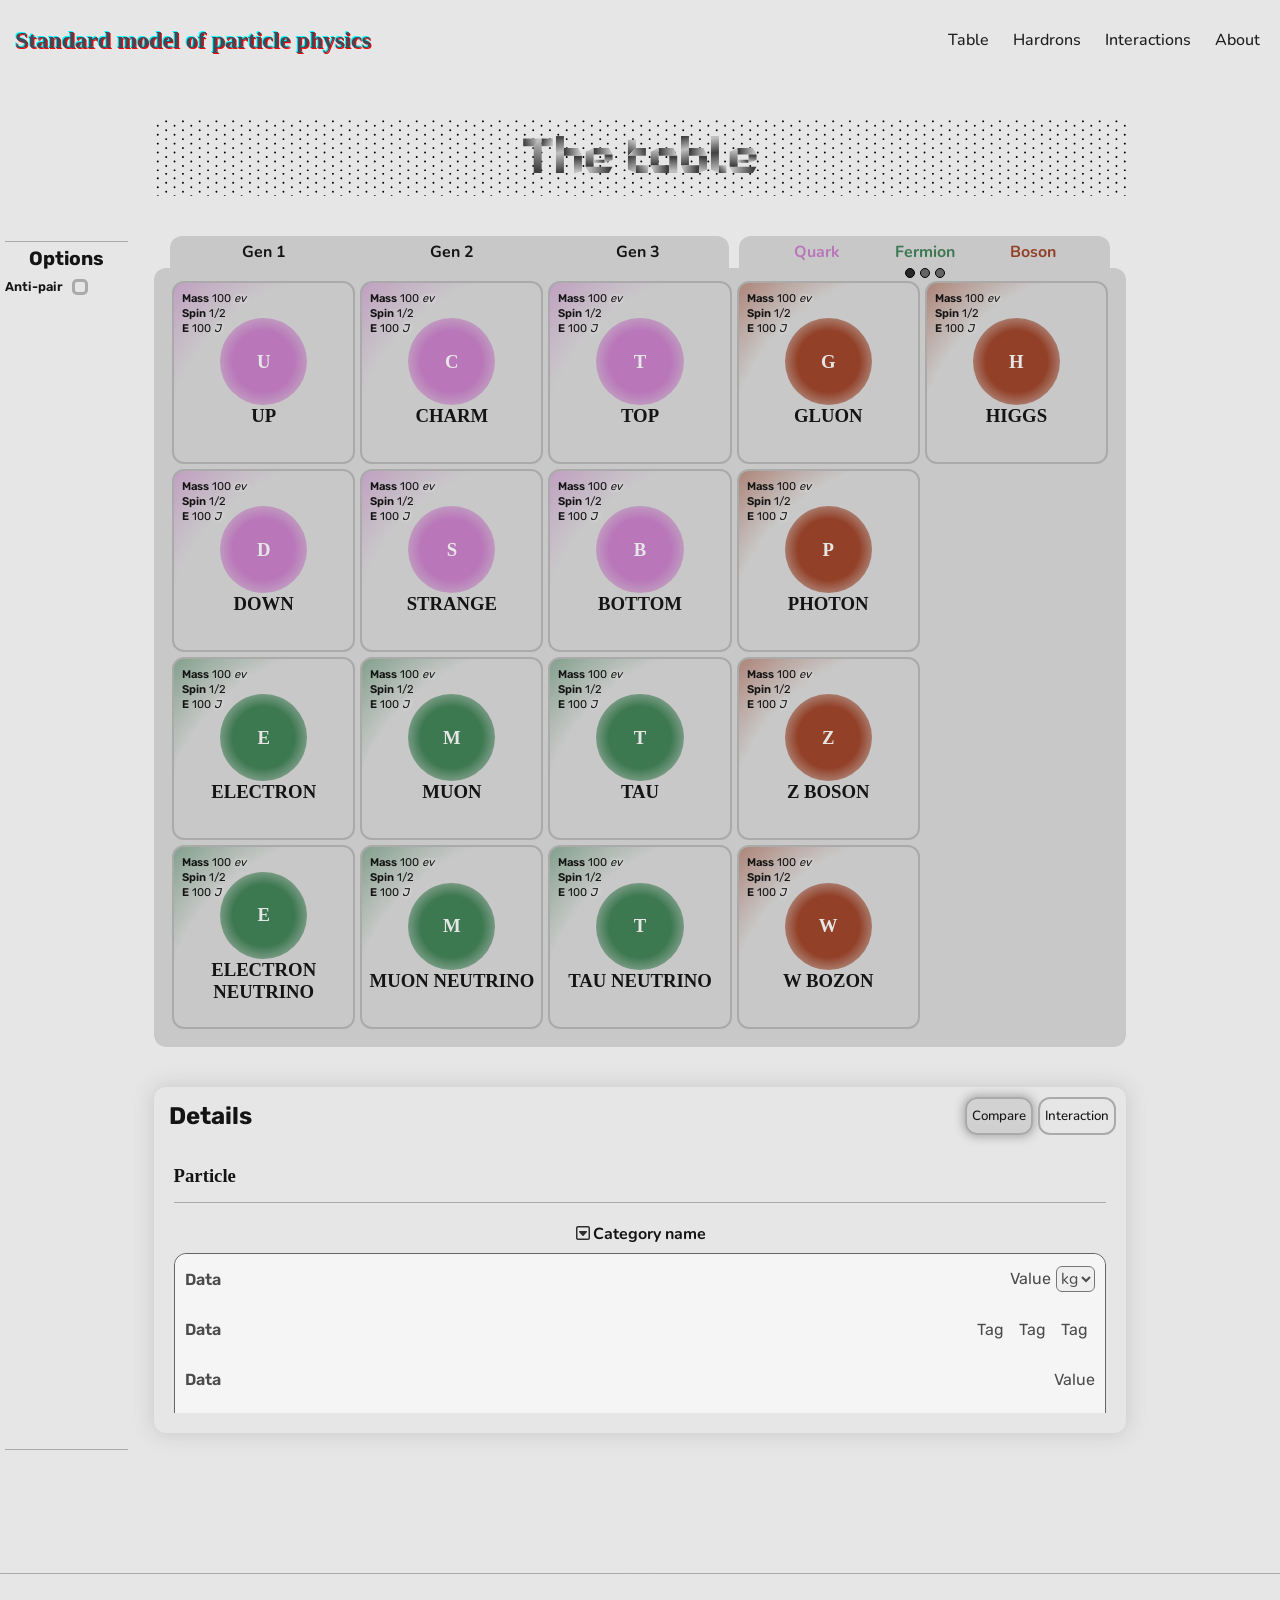
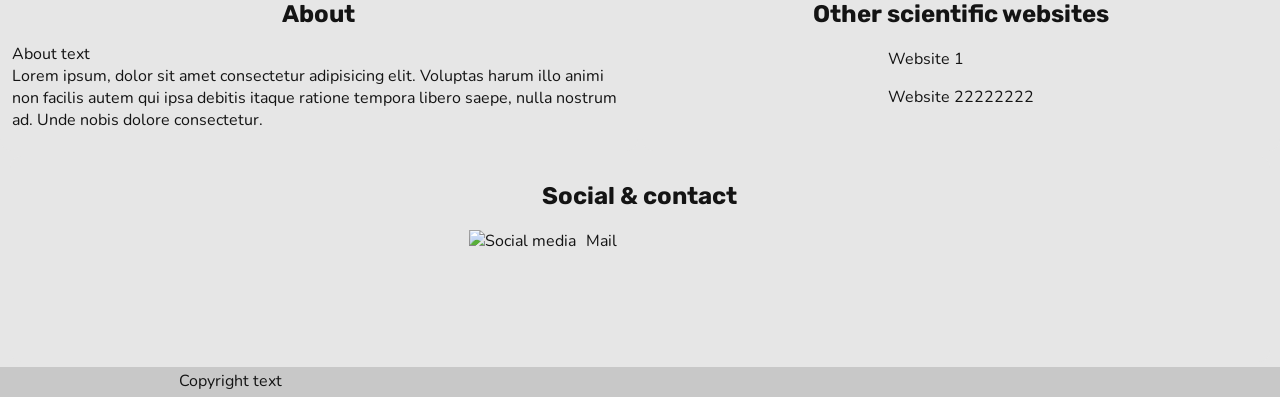
<file: index.html>
<!DOCTYPE html>
<html lang="en">
<head>
  <meta charset="UTF-8">
  <meta name="viewport" content="width=device-width, initial-scale=1.0">
  <link rel="stylesheet" href="./css/style.css">
  <link rel="stylesheet" href="./css/shared.css">
  <link rel="stylesheet" href="./css/table.css">
  <title>Standard model of particle physics</title>
</head>
<body>
  <div id="wrapper">
    <header>
      <div class="header-container flex-row space-between">
        <input type="checkbox" class="mobile-menu-btn drop-down custom" title="Menu button">
        <div class="header-left center relative">
          <h1>Standard model of particle physics</h1>
          <!-- <h1 class="text-shadow" aria-hidden="true">Standard model of particle physics</h1> -->
        </div>
        <nav class="header-right flex-col">
          <ul class="nav-list">
            <li><a href="./index.html" class="text-center">Table</a></li>
            <li><a href="./hardrons.html" class="text-center">Hardrons</a></li>
            <li><a href="./interactions.html" class="text-center">Interactions</a></li>
            <li><a href="./about.html" class="text-center">About</a></li>
          </ul>
        </nav>
      </div>
    </header>

    <div id="current-site">
      <h2>The table</h2>
    </div>

    <aside class="side-panel-container">
      <hr>
      <div class="side-panel">
        <h2 class="list-space title">Options</h2>
        <form class="side-panel-form">
          <label for="antiPair">Anti-pair</label>
          <input id="antiPair" type="checkbox" class="checkbox">
        </form>
      </div>
      <hr>
    </aside>

    <section class="particles round-border" role="table">
      <div class="table-container">
        <div id="tableRowHeader" class="upper-bar" role="rowheader">
          <div class="col-hd">
            <p>Gen 1</p>
            <p>Gen 2</p>
            <p>Gen 3</p>
          </div>
          <div class="legand">
            <ul class="hide-scroll flex-row">
              <li class="flex-row gap-small" tabindex="0">
                <p class="quark">Quark</p>
                <p class="fermion">Fermion</p>
                <p class="boson">Boson</p>
              </li>

              <li tabindex="0">
                <input type="checkbox">
                <input type="checkbox">
                <input type="checkbox">
              </li>

              <li tabindex="0">
                <input type="checkbox">
                <input type="checkbox">
                <input type="checkbox">
              </li>
            </ul>
            <span class="scroll-marker flex-row flex-center gap-small">
              <span class="aspect-height"></span>
              <span class="aspect-height"></span>
              <span class="aspect-height"></span>
            </span>
          </div>
        </div>

        <div class="background">

        </div>
  
        <div class="table">

          <template id="tableEntry">
            <div class="entry" role="gridcell" aria-describedby="tableRowHeader">
              <div class="particle center round-border" tabindex="0">
                <ul class="particle-data-list ign-point">
                  <li><label for="mass" title="Mass">Mass</label> <output name="mass">100</output> <abbr title="Electron volt">ev</abbr></li>
                  <li><label for="spin" title="Spin">Spin</label> <output name="spin">1/2</output></li>
                  <li><label for="energy" title="Energy">E</label> <output name="energy">100</output> <abbr title="Joule">J</abbr></li>
                </ul>

                <div class="center">
                  <div class="circle aspect-height">
                    <h3 class="center-abs particle-addr">U</h3>
                  </div>
                </div>
                <h3 class="particle-name">UP</h3>
              </div>
            </div>
          </template>

        </div>
      </div>
    </section>

    <section class="particle-details-container round-border">
      <div class="details-header flex-row">
        <h2>Details</h2>
        <div class="options flex-row flex-wrap">
          <button>Compare</button>
          <button disabled>Interaction</button>
        </div>
      </div>

      <div class="particle-details flex-row flex-stretch gap-small">
        <section>
          <div class="details-list-header list-space-2">

            <div class="flex-row gap-small">

              <h3 class="list-space-2">Particle</h3>
              <div class="circle aspect-height">
                <h3 class="center-abs particle-addr">U</h3>
              </div>
            </div>

            <hr class="list-space-2">

          </div>

          <ul class="details-list flex-row flex-wrap">
            <li class="details-category">

              <div class="details-category-header text-center flex-row flex-center">
                <input class="aspect-height custom drop-down" type="checkbox">
                <h4>Category name</h4>
              </div>

              <ul class="details-category-list round-border flex-col flex-wrap">

                <li class="flex-row">
                  <label id="data-1">Data</label>
                  <output for="data-1" class="str-data">Value<select class="unit-selector"><option>kg</option></select></output>
                </li>

                <li class="flex-row">
                  <label>Data</label>
                  <output class="tags flex-row">
                    <p class="tag h100 text-color">Tag</p>
                    <p class="tag h100 text-color">Tag</p>
                    <p class="tag h100 text-color">Tag</p>
                  </output>
                </li>

                <li class="flex-row">
                  <label>Data</label>
                  <output>Value</output>
                </li>

                <li class="flex-row">
                  <label>Data</label>
                  <output>Value</output>
                </li>
                <li class="flex-row">
                  <label>Data</label>
                  <output>Value</output>
                </li>
              </ul>

            </li>
          </ul>

        </section> 
      </div>
    </section>

    <footer class="flex-col">
      <div class="footer-list gap-small">
        <section class="round-border">
          <h2>About</h2>
          <ul class="list-col read-margin">
            <li>About text</li>
            <li>Lorem ipsum, dolor sit amet consectetur adipisicing elit. Voluptas harum illo animi non facilis autem qui ipsa debitis itaque ratione tempora libero saepe, nulla nostrum ad. Unde nobis dolore consectetur.</li>
          </ul>
        </section>
        <section class="round-border">
          <h2>Other scientific websites</h2>
          <ul class="list-col">
            <li><a>Website 1</a></li>
            <li><a>Website 22222222</a></li>
          </ul>
        </section>
        <section class="round-border">
          <h2>Social & contact</h2>
          <ul class="grid-collage">
            <li class="social"><a><img width="50" height="50" alt="Social media"></a></li>
            <li class="contact"><a>Mail</a></li>
            <li></li>
          </ul>
        </section>
      </div>
      <div class="bottom flex-row">
        <p>Copyright text</p>
        <span></span>
      </div>
    </footer>
  </div>
  <script src="./js/table.js"></script>
</body>
</html>
</file>
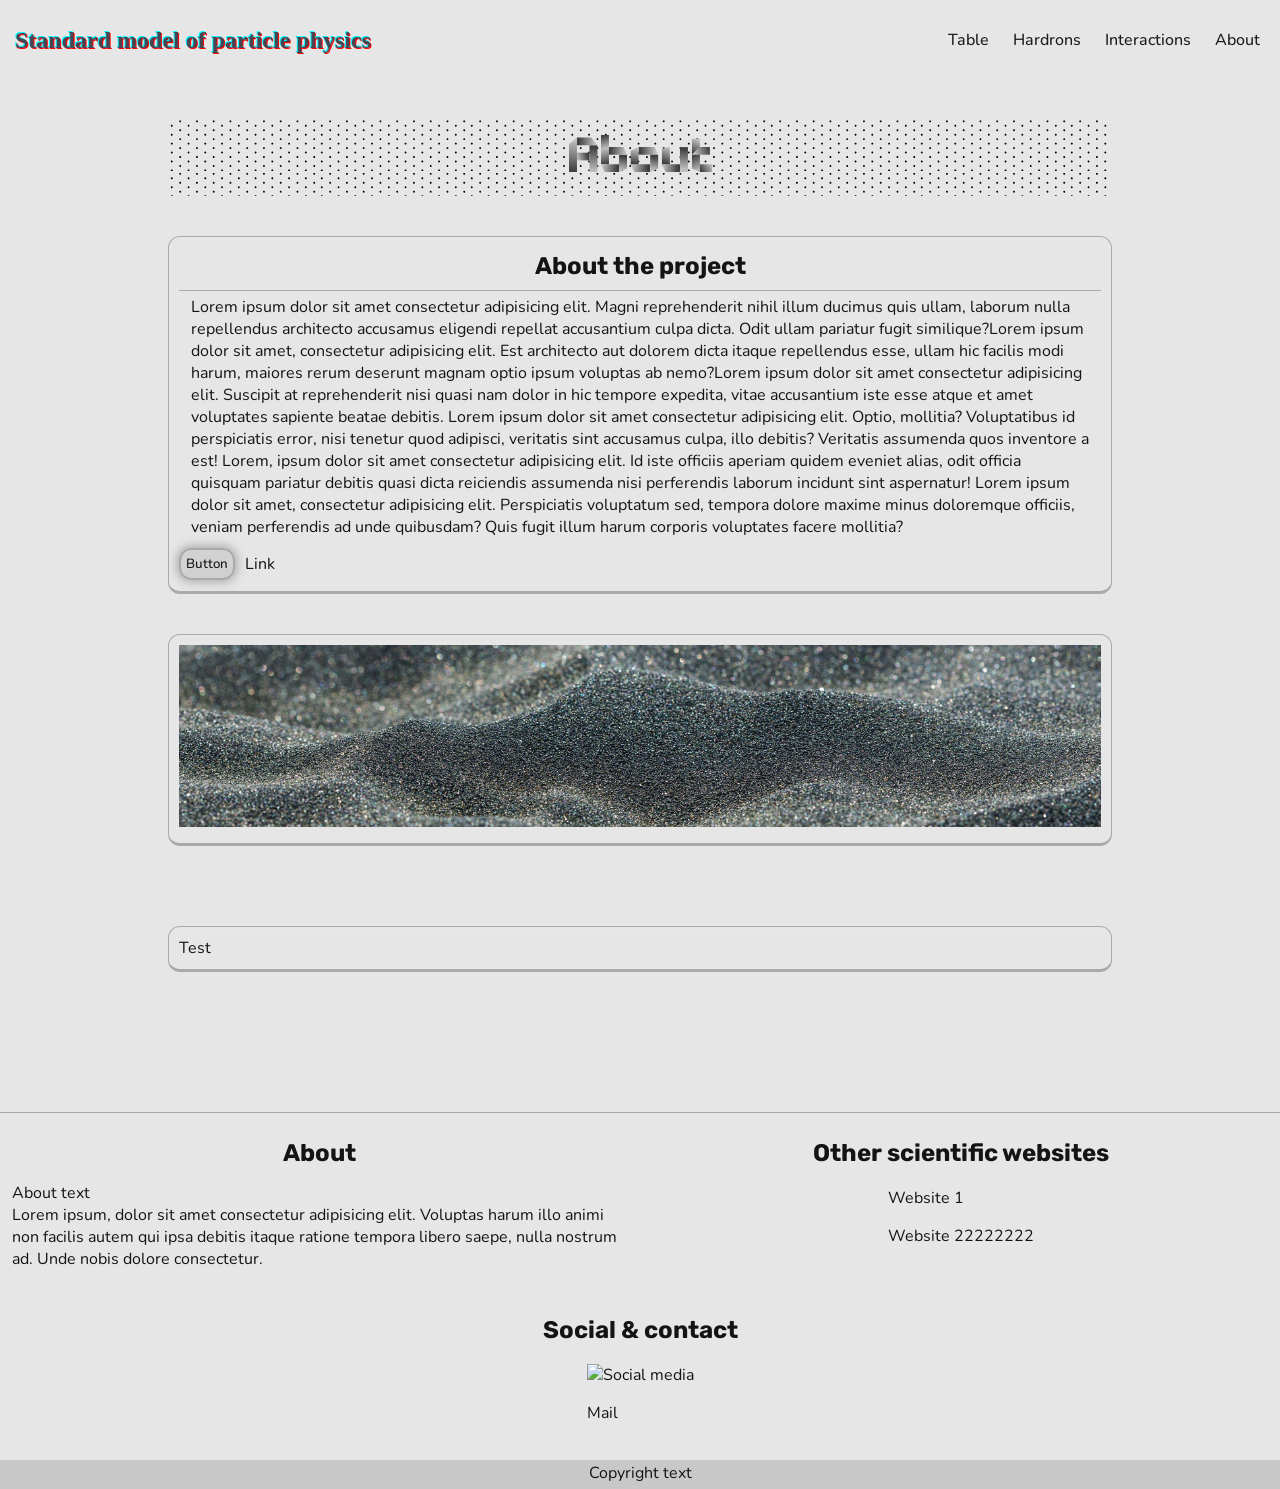
<file: about.html>
<!DOCTYPE html>
<html lang="en">
<head>
    <meta charset="UTF-8">
    <meta name="viewport" content="width=device-width, initial-scale=1.0">
    <link rel="stylesheet" href="./css/about.css">
    <link rel="stylesheet" href="./css/shared.css">
    <title>Standard model of particle physics - About</title>
</head>
<body>
    <div class="overlay">
        <div class="circle">
            <span class="circle red"></span>
        </div>
    </div>
    <div id="wrapper">
        <header>
          <div class="header-container flex-row space-between">
            <input type="checkbox" class="mobile-menu-btn drop-down custom" title="Menu button">
            <div class="header-left center relative">
              <h1>Standard model of particle physics</h1>
              <!-- <h1 class="text-shadow" aria-hidden="true">Standard model of particle physics</h1> -->
            </div>
            <nav class="header-right flex-col">
              <ul class="nav-list">
                <li><a href="./index.html" class="text-center">Table</a></li>
                <li><a href="./hardrons.html" class="text-center">Hardrons</a></li>
                <li><a href="./interactions.html" class="text-center">Interactions</a></li>
                <li><a href="./about.html" class="text-center">About</a></li>
              </ul>
            </nav>
          </div>
        </header>

        <div id="current-site">
          <h2>About</h2>
        </div>

        <section>
            <h2 class="list-space-2">About the project</h2>
            <hr>
            <p class="list-space-2 read-margin">Lorem ipsum dolor sit amet consectetur adipisicing elit. Magni reprehenderit nihil illum ducimus quis ullam, laborum nulla repellendus architecto accusamus eligendi repellat accusantium culpa dicta. Odit ullam pariatur fugit similique?Lorem ipsum dolor sit amet, consectetur adipisicing elit. Est architecto aut dolorem dicta itaque repellendus esse, ullam hic facilis modi harum, maiores rerum deserunt magnam optio ipsum voluptas ab nemo?Lorem ipsum dolor sit amet consectetur adipisicing elit. Suscipit at reprehenderit nisi quasi nam dolor in hic tempore expedita, vitae accusantium iste esse atque et amet voluptates sapiente beatae debitis. Lorem ipsum dolor sit amet consectetur adipisicing elit. Optio, mollitia? Voluptatibus id perspiciatis error, nisi tenetur quod adipisci, veritatis sint accusamus culpa, illo debitis? Veritatis assumenda quos inventore a est! Lorem, ipsum dolor sit amet consectetur adipisicing elit. Id iste officiis aperiam quidem eveniet alias, odit officia quisquam pariatur debitis quasi dicta reiciendis assumenda nisi perferendis laborum incidunt sint aspernatur! Lorem ipsum dolor sit amet, consectetur adipisicing elit. Perspiciatis voluptatum sed, tempora dolore maxime minus doloremque officiis, veniam perferendis ad unde quibusdam? Quis fugit illum harum corporis voluptates facere mollitia?</p>
            <ul class="flex-row flex-wrap gap-small flex-align">
                <li><button>Button</button></li>
                <li><a>Link</a></li>
            </ul>
        </section>

        <section>
            <img src="./img/background.jpg" class="w100" alt="Particles of various color in a wave formation">
        </section>

        <section>
          <p>Test</p>
        </section>

        <footer class="flex-col">
            <div class="footer-list flex-row">
              <section class="round-border">
                <h2>About</h2>
                <ul class="list-col read-margin">
                  <li>About text</li>
                  <li>Lorem ipsum, dolor sit amet consectetur adipisicing elit. Voluptas harum illo animi non facilis autem qui ipsa debitis itaque ratione tempora libero saepe, nulla nostrum ad. Unde nobis dolore consectetur.</li>
                </ul>
              </section>
              <section class="round-border">
                <h2>Other scientific websites</h2>
                <ul class="list-col">
                  <li><a>Website 1</a></li>
                  <li><a>Website 22222222</a></li>
                </ul>
              </section>
              <section class="round-border">
                <h2>Social & contact</h2>
                <ul class="list-col">
                  <li class="social"><a><img width="50" height="50" alt="Social media"></a></li>
                  <li class="contact"><a>Mail</a></li>
                  <li></li>
                </ul>
              </section>
            </div>
            <div class="bottom flex-row flex-center">
              <p>Copyright text</p>
            </div>
          </footer>
    </div>

    <script src="./js/background.js"></script>
</body>
</html>
</file>
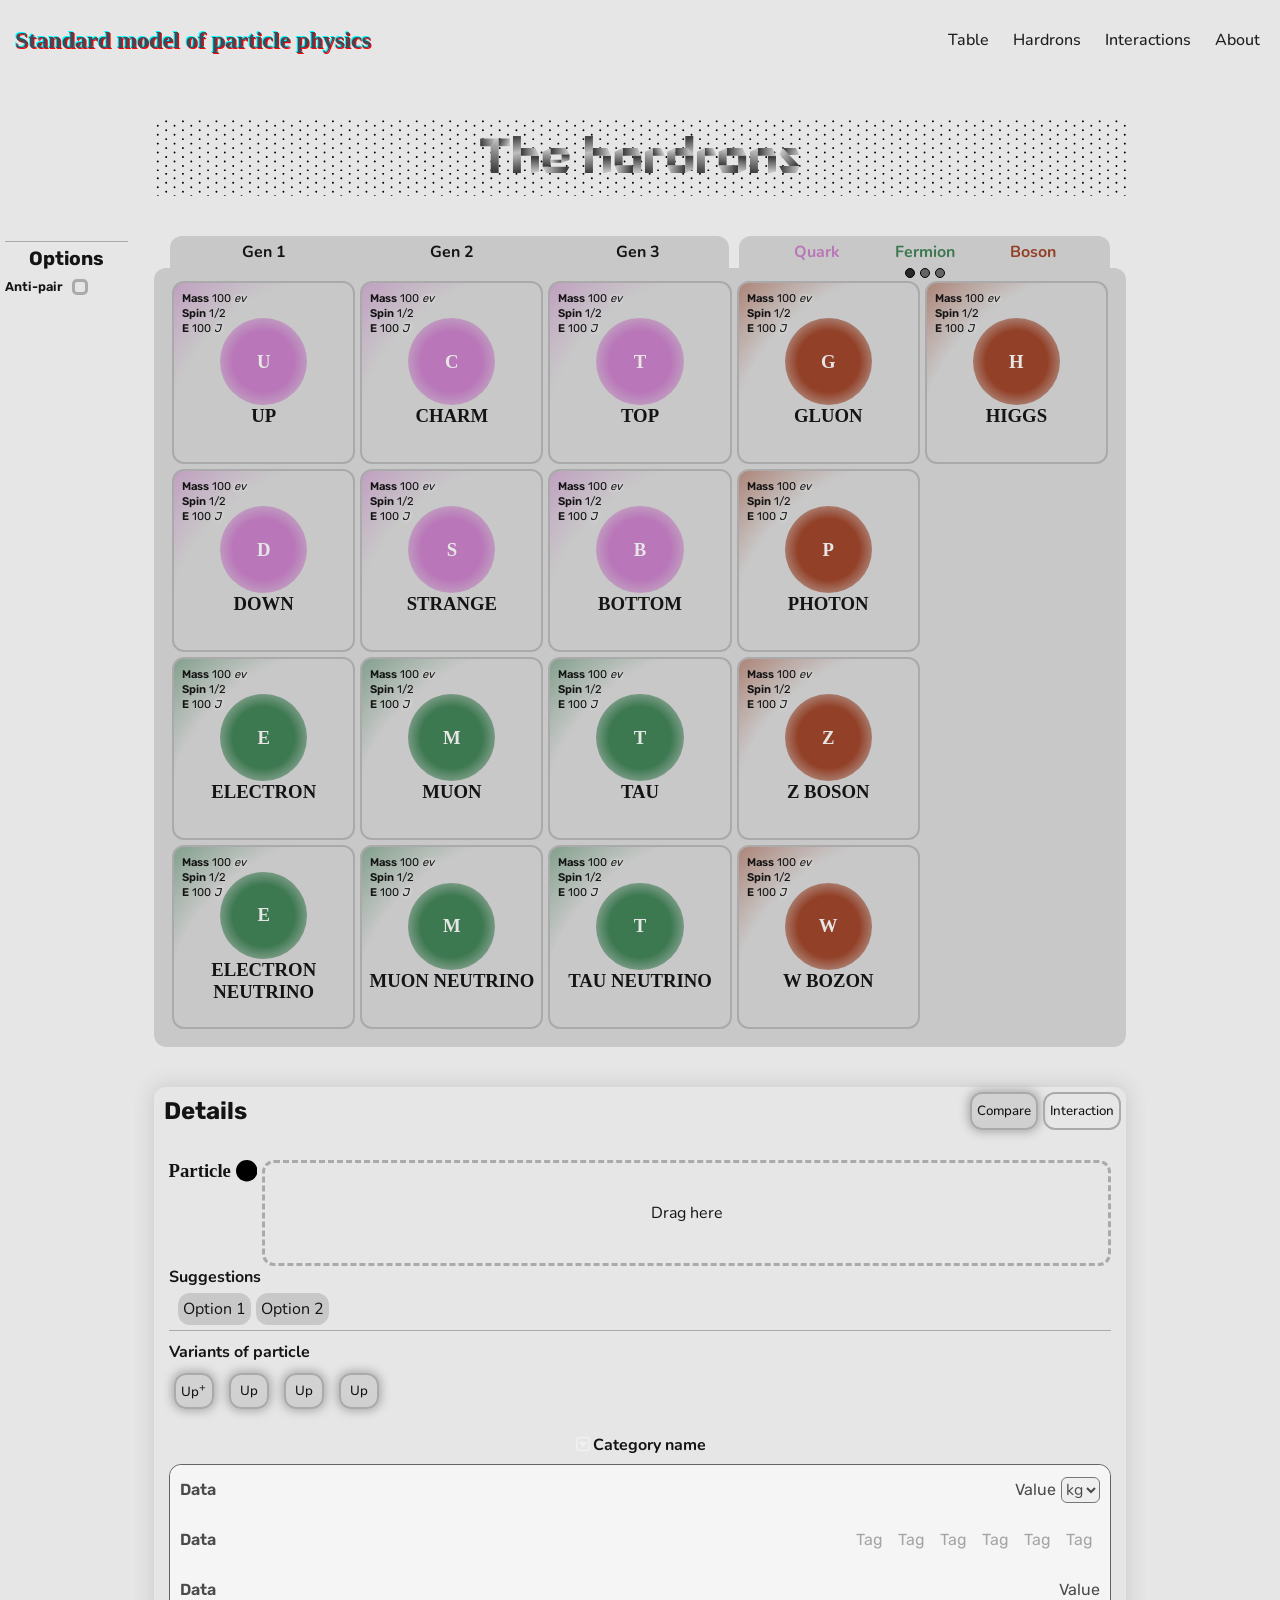
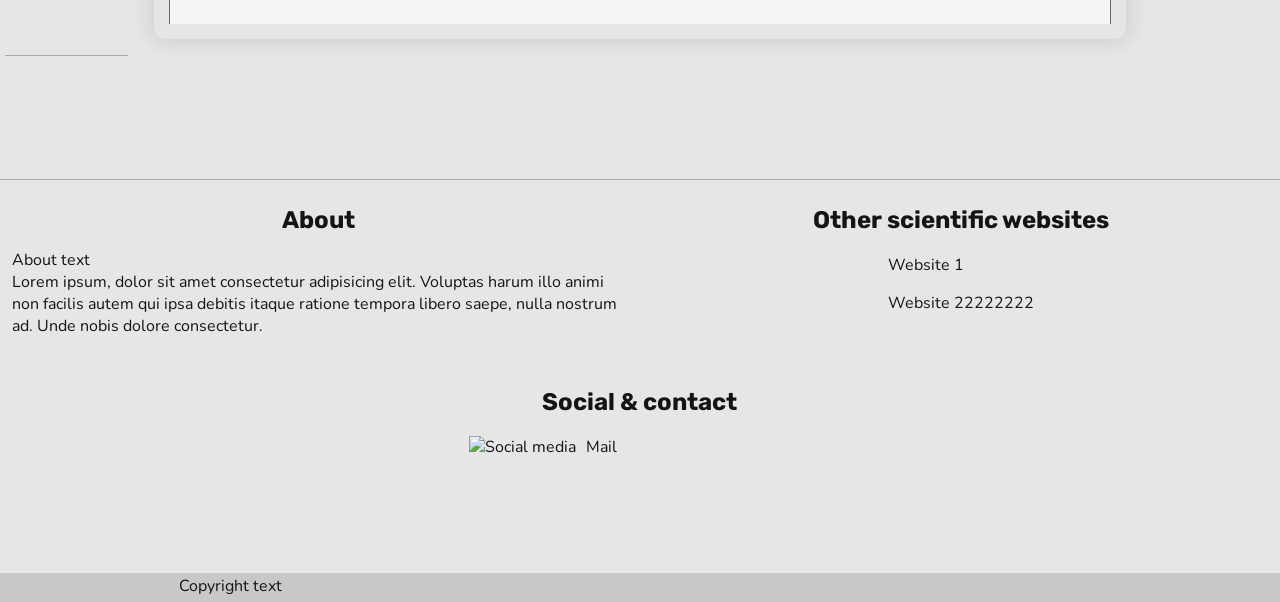
<file: hardrons.html>
<!DOCTYPE html>
<html lang="en">
<head>
  <meta charset="UTF-8">
  <meta name="viewport" content="width=device-width, initial-scale=1.0">
  <link rel="stylesheet" href="./css/hardron.css">
  <link rel="stylesheet" href="./css/shared.css">
  <link rel="stylesheet" href="./css/table.css">
  <title>Standard model of particle physics - Hardrons</title>
</head>
<body>
  <div id="wrapper">
    <header>
      <div class="header-container flex-row space-between">
        <input type="checkbox" class="mobile-menu-btn drop-down custom" title="Menu button">
        <div class="header-left center relative">
          <h1>Standard model of particle physics</h1>
          <!-- <h1 class="text-shadow" aria-hidden="true">Standard model of particle physics</h1> -->
        </div>
        <nav class="header-right flex-col">
          <ul class="nav-list">
            <li><a href="./index.html" class="text-center">Table</a></li>
            <li><a href="./hardrons.html" class="text-center">Hardrons</a></li>
            <li><a href="./interactions.html" class="text-center">Interactions</a></li>
            <li><a href="./about.html" class="text-center">About</a></li>
          </ul>
        </nav>
      </div>
    </header>

    <div id="current-site">
      <h2>The hardrons</h2>
    </div>

    <aside class="side-panel-container">
      <hr>
      <div class="side-panel">
        <h2 class="list-space title">Options</h2>
        <form class="side-panel-form">
          <label for="antiPair">Anti-pair</label>
          <input id="antiPair" type="checkbox" class="checkbox">
        </form>
      </div>
      <hr>
    </aside>

    <section class="particles round-border" role="table">
      <div class="table-container">
        <div id="tableRowHeader" class="upper-bar" role="rowheader">
          <div class="col-hd">
            <p>Gen 1</p>
            <p>Gen 2</p>
            <p>Gen 3</p>
          </div>
          <div class="legand">
            <ul class="hide-scroll flex-row">
              <li class="flex-row gap-small" tabindex="0">
                <p class="quark">Quark</p>
                <p class="fermion">Fermion</p>
                <p class="boson">Boson</p>
              </li>

              <li tabindex="0">
                <input type="checkbox">
                <input type="checkbox">
                <input type="checkbox">
              </li>

              <li tabindex="0">
                <input type="checkbox">
                <input type="checkbox">
                <input type="checkbox">
              </li>
            </ul>
            <span class="scroll-marker flex-row flex-center gap-small">
              <span class="aspect-height"></span>
              <span class="aspect-height"></span>
              <span class="aspect-height"></span>
            </span>
          </div>
        </div>

        <div class="background">

        </div>
  
        <div class="table">

          <template id="tableEntry">
            <div class="entry" role="gridcell" aria-describedby="tableRowHeader">
              <div class="particle center round-border" tabindex="0" draggable="true">
                <ul class="particle-data-list ign-point">
                  <li><label for="mass" title="Mass">Mass</label> <output name="mass">100</output> <abbr title="Electron volt">ev</abbr></li>
                  <li><label for="spin" title="Spin">Spin</label> <output name="spin">1/2</output></li>
                  <li><label for="energy" title="Energy">E</label> <output name="energy">100</output> <abbr title="Joule">J</abbr></li>
                </ul>

                <div class="center">
                  <div class="circle aspect-height">
                    <h3 class="center-abs particle-addr">U</h3>
                  </div>
                </div>
                <h3 class="particle-name">UP</h3>
              </div>
            </div>
          </template>

        </div>
      </div>
    </section>

    <section class="particle-details-container round-border">
      <div class="details-header flex-row">
        <h2>Details</h2>
        <div class="options flex-row flex-wrap">
          <button>Compare</button>
          <button disabled>Interaction</button>
        </div>
      </div>

      <div class="particle-details flex-row flex-stretch gap-small">
        <section>
          <div class="details-list-header list-space-2">

            <div class="flex-row gap-small">

              <h3 class="list-space-2">Particle</h3>
              <svg class="aspect-height" viewBox="0 0 100 100" xmlns="http://www.w3.org/2000/svg">
                  <circle cx="50" cy="50" r="50" />
                  <text x="0" y="0" lengthAdjust="spacing" textLength="100">U</text>
              </svg>

              <div class="options center round-border">
                <p>Drag here</p>
              </div>
            </div>

            <h4 class="list-space">Suggestions</h4>
            <optgroup class="hardron-suggestions flex-row flex-wrap">
              <option class="suggestion">Option 1</option>
              <option class="suggestion">Option 2</option>
            </optgroup>

            <hr class="list-space-2">

            <h4 class="list-space">Variants of particle</h4>
            <ul class="flex-row gap-small">
              <li class="pad-small"><button>Up<sup>+</sup></button></li>
              <li class="pad-small"><button>Up</button></li>
              <li class="pad-small"><button>Up</button></li>
              <li class="pad-small"><button>Up</button></li>
            </ul>

          </div>

          <ul class="details-list flex-row flex-wrap">
            <li class="details-category">

              <div class="details-category-header text-center flex-row flex-center">
                <img class="aspect-height" src="./img/square-caret-down-regular-full-white.svg" alt="Collapse button">
                <h4>Category name</h4>
              </div>

              <ul class="details-category-list round-border flex-col flex-wrap">

                <li class="flex-row">
                  <label>Data</label>
                  <output class="str-data">Value<select class="unit-selector"><option>kg</option></select></output>
                </li>

                <li class="flex-row">
                  <label>Data</label>
                  <output class="tags flex-row">
                    <p class="tag h100">Tag</p>
                    <p class="tag h100">Tag</p>
                    <p class="tag h100">Tag</p>
                    <p class="tag h100">Tag</p>
                    <p class="tag h100">Tag</p>
                    <p class="tag h100">Tag</p>
                  </output>
                </li>

                <li class="flex-row">
                  <label>Data</label>
                  <output>Value</output>
                </li>

                <li class="flex-row">
                  <label>Data</label>
                  <output>Value</output>
                </li>
                <li class="flex-row">
                  <label>Data</label>
                  <output>Value</output>
                </li>
              </ul>

            </li>
          </ul>

        </section> 
      </div>
    </section>

    <footer class="flex-col">
      <div class="footer-list gap-small">
        <section class="round-border">
          <h2>About</h2>
          <ul class="list-col read-margin">
            <li>About text</li>
            <li>Lorem ipsum, dolor sit amet consectetur adipisicing elit. Voluptas harum illo animi non facilis autem qui ipsa debitis itaque ratione tempora libero saepe, nulla nostrum ad. Unde nobis dolore consectetur.</li>
          </ul>
        </section>
        <section class="round-border">
          <h2>Other scientific websites</h2>
          <ul class="list-col">
            <li><a>Website 1</a></li>
            <li><a>Website 22222222</a></li>
          </ul>
        </section>
        <section class="round-border">
          <h2>Social & contact</h2>
          <ul class="grid-collage">
            <li class="social"><a><img width="50" height="50" alt="Social media"></a></li>
            <li class="contact"><a>Mail</a></li>
            <li></li>
          </ul>
        </section>
      </div>
      <div class="bottom flex-row">
        <p>Copyright text</p>
        <span></span>
      </div>
    </footer>
  </div>
  <script src="./js/table.js"></script>
</body>
</html>
</file>
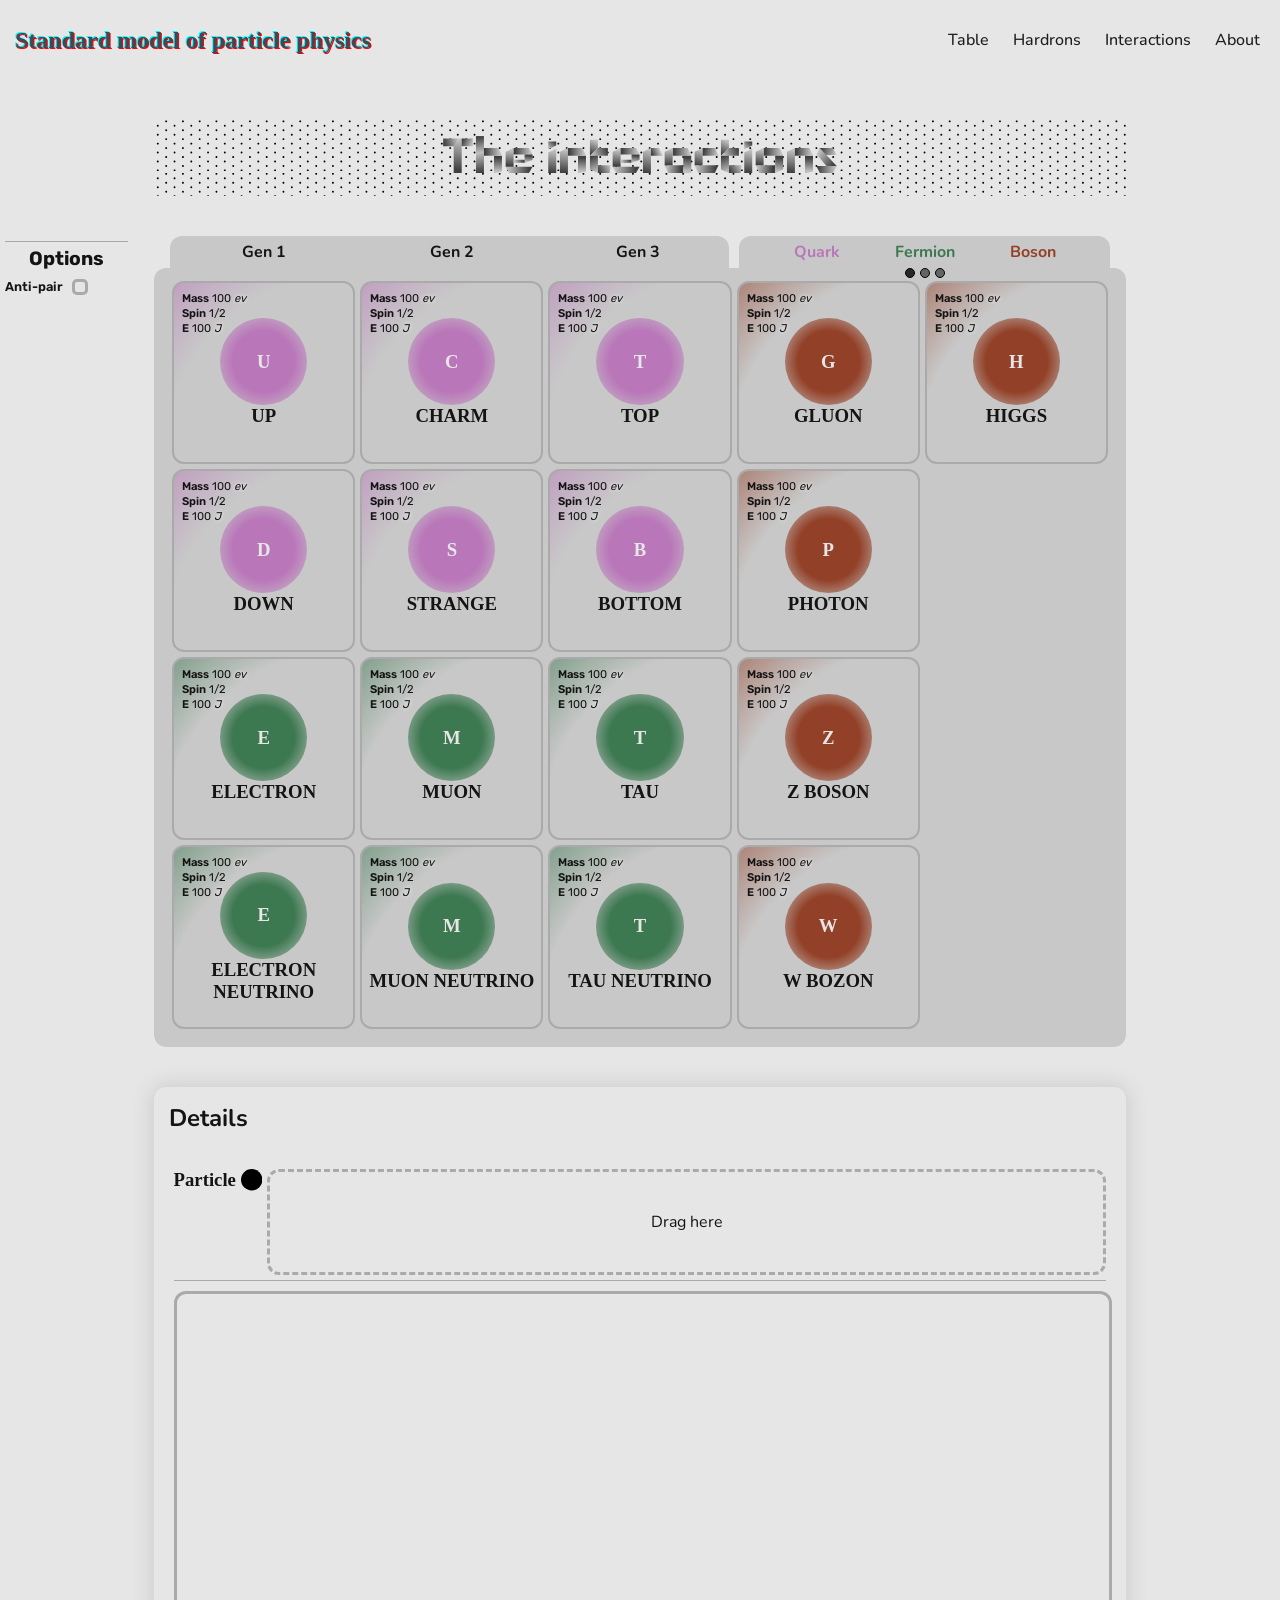
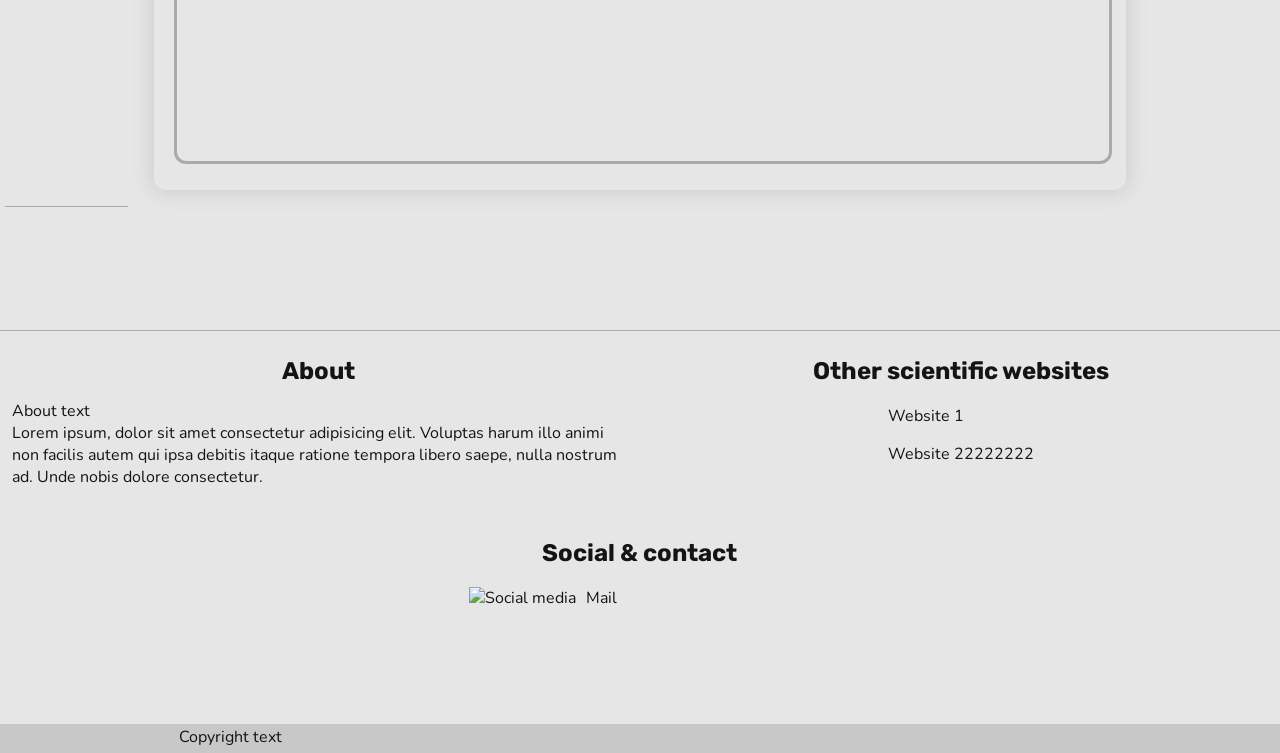
<file: interactions.html>
<!DOCTYPE html>
<html lang="en">
<head>
  <meta charset="UTF-8">
  <meta name="viewport" content="width=device-width, initial-scale=1.0">
  <link rel="stylesheet" href="./css/interactions.css">
  <link rel="stylesheet" href="./css/shared.css">
  <link rel="stylesheet" href="./css/table.css">
  <title>Standard model of particle physics - Interactions</title>
</head>
<body>
  <div id="wrapper">
    <header>
      <div class="header-container flex-row space-between">
        <input type="checkbox" class="mobile-menu-btn drop-down custom" title="Menu button">
        <div class="header-left center relative">
          <h1>Standard model of particle physics</h1>
          <!-- <h1 class="text-shadow" aria-hidden="true">Standard model of particle physics</h1> -->
        </div>
        <nav class="header-right flex-col">
          <ul class="nav-list">
            <li><a href="./index.html" class="text-center">Table</a></li>
            <li><a href="./hardrons.html" class="text-center">Hardrons</a></li>
            <li><a href="./interactions.html" class="text-center">Interactions</a></li>
            <li><a href="./about.html" class="text-center">About</a></li>
          </ul>
        </nav>
      </div>
    </header>

    <div id="current-site">
      <h2>The interactions</h2>
    </div>

    <aside class="side-panel-container">
      <hr>
      <div class="side-panel">
        <h2 class="list-space title">Options</h2>
        <form class="side-panel-form">
          <label for="antiPair">Anti-pair</label>
          <input id="antiPair" type="checkbox" class="checkbox">
        </form>
      </div>
      <hr>
    </aside>

    <section class="particles round-border" role="table">
        <div class="table-container">
          <div id="tableRowHeader" class="upper-bar" role="rowheader">
            <div class="col-hd">
              <p>Gen 1</p>
              <p>Gen 2</p>
              <p>Gen 3</p>
            </div>
            <div class="legand">
              <ul class="hide-scroll flex-row">
                <li class="flex-row gap-small" tabindex="0">
                  <p class="quark">Quark</p>
                  <p class="fermion">Fermion</p>
                  <p class="boson">Boson</p>
                </li>
  
                <li tabindex="0">
                  <input type="checkbox">
                  <input type="checkbox">
                  <input type="checkbox">
                </li>
  
                <li tabindex="0">
                  <input type="checkbox">
                  <input type="checkbox">
                  <input type="checkbox">
                </li>
              </ul>
              <span class="scroll-marker flex-row flex-center gap-small">
                <span class="aspect-height"></span>
                <span class="aspect-height"></span>
                <span class="aspect-height"></span>
              </span>
            </div>
          </div>
  
          <div class="background">
  
          </div>
    
          <div class="table">
  
            <template id="tableEntry">
              <div class="entry" role="gridcell" aria-describedby="tableRowHeader">
                <div class="particle center round-border" tabindex="0" draggable="true">
                  <ul class="particle-data-list ign-point">
                    <li><label for="mass" title="Mass">Mass</label> <output name="mass">100</output> <abbr title="Electron volt">ev</abbr></li>
                    <li><label for="spin" title="Spin">Spin</label> <output name="spin">1/2</output></li>
                    <li><label for="energy" title="Energy">E</label> <output name="energy">100</output> <abbr title="Joule">J</abbr></li>
                  </ul>
  
                  <div class="center">
                    <div class="circle aspect-height">
                      <h3 class="center-abs particle-addr">U</h3>
                    </div>
                  </div>
                  <h3 class="particle-name">UP</h3>
                </div>
              </div>
            </template>
  
          </div>
        </div>
      </section>

    <section class="particle-details-container round-border">
      <div class="details-header flex-row">
        <h2>Details</h2>
        <!-- <div class="options flex-row flex-wrap">
          <button>Compare</button>
          <button disabled>Interaction</button>
        </div> -->
      </div>

      <div class="particle-details flex-row flex-stretch gap-small">
        <section>
          <div class="details-list-header list-space-2">

            <div class="flex-row gap-small">

              <h3 class="list-space-2">Particle</h3>
              <svg class="aspect-height" viewBox="0 0 100 100" xmlns="http://www.w3.org/2000/svg">
                  <circle cx="50" cy="50" r="50" />
                  <text x="0" y="0" lengthAdjust="spacing" textLength="100">U</text>
              </svg>

              <div class="options center round-border">
                <p>Drag here</p>
              </div>
            </div>

            <hr class="list-space-2">

          </div>

          <canvas class="interactions-container round-border">

          </canvas>

        </section> 
      </div>
    </section>

    <footer class="flex-col">
      <div class="footer-list gap-small">
        <section class="round-border">
          <h2>About</h2>
          <ul class="list-col read-margin">
            <li>About text</li>
            <li>Lorem ipsum, dolor sit amet consectetur adipisicing elit. Voluptas harum illo animi non facilis autem qui ipsa debitis itaque ratione tempora libero saepe, nulla nostrum ad. Unde nobis dolore consectetur.</li>
          </ul>
        </section>
        <section class="round-border">
          <h2>Other scientific websites</h2>
          <ul class="list-col">
            <li><a>Website 1</a></li>
            <li><a>Website 22222222</a></li>
          </ul>
        </section>
        <section class="round-border">
          <h2>Social & contact</h2>
          <ul class="grid-collage">
            <li class="social"><a><img width="50" height="50" alt="Social media"></a></li>
            <li class="contact"><a>Mail</a></li>
            <li></li>
          </ul>
        </section>
      </div>
      <div class="bottom flex-row">
        <p>Copyright text</p>
        <span></span>
      </div>
    </footer>
  </div>
  <script src="./js/table.js"></script>
</body>
</html>
</file>
<file: css/style.css>
/*STYLE FOR index.html*/

:root {
    
}

/*WRAPPER*/

#wrapper {
    max-width: 100vw;
    min-height: 100vh;

    display: grid;
    grid-template-columns: 10% calc(80% - 2 * max(var(--gap-main), 2vw)) 10%;
    grid-template-rows: 80px auto auto 4fr auto;
    grid-template-areas:
    "hd hd hd"
    ". cs ."
    "sp tb ."
    "sp td ."
    "ft ft ft";

    column-gap: max(var(--gap-main), 2vw);
    row-gap: var(--gap-large);

    background-color: light-dark(var(--bg-main), var(--bg-main-dark));
}

header {
    grid-area: hd;
}

#current-site {
    grid-area: cs;
}

.side-panel-container {
    grid-area: sp;

    margin-left: var(--pad-small);
}

.particles {
    grid-area: tb;

    overflow-x: auto;

    --tb-padding: 1em;
    --tb-bg-color: light-dark(var(--bg-sec), var(--bg-sec-dark));
    --tb-border-radius: var(--border-radius);
}

.particle-details-container {
    grid-area: td;

    box-sizing: border-box;
    padding: var(--pad-main);
    
    box-shadow: 0px 0px 20px 2px rgb(100 100 100 / .2);
}

footer {
    grid-area: ft;
}

/*-----------------------------*/
/*ELEMENT SPECIFIC*/

/*-----------------------------*/

/*TABLE DATA*/

/*Uppermost header*/

.particle-details-container > .details-header {
    margin-bottom: calc(var(--gap-large) / 2);
    justify-content: space-between;

    & .options {
        margin-left: var(--gap-main);
        gap: var(--gap-small);
    }
}

/*Container for each particle*/

.particle-details {
    /* grid-template-columns: 50% 50%;
    grid-template-rows: 100%; */
    reading-flow: grid-order; /*NOT BASELINE*/

    position: relative;
    overflow-y: auto;

    padding: var(--pad-main);    
}

.particle-details:nth-child(0) {
    order: 0;
}

.particle-details:nth-child(1) {
    order: 1;
    display: none;
}

.particle-details > * {
    min-width: 250px;
}

/*Section for each particle*/

.details-list {
    min-height: 200px;
    max-height: min(10vw, 500px);
    overflow-y: auto;
    overflow-x: hidden;

    position: relative;
}

/*Header for each particle*/

.details-list-header > ul > li > button {
    height: 100%;
    min-width: 40px;
}

.details-list-header > div > svg {
    max-height: var(--title-size);
}

.details-list-header .particle-img {
    height: 100%;
    width: auto;
}

/*Category*/

.details-category  {
    width: 100%;
}

/*The header for each category*/

.details-category-header {
    position: sticky;
    top: 0;

    height: 20px;
    margin: var(--gap-main) 0;

    /* color: currentColor;
    transition: filter var(--trans-time);
    filter: brightness(1); */

    container-type: scroll-state;
    container-name: sticky-heading;
}

/* .details-category-header >  {
    opacity: 1;
} */

@container sticky-heading scroll-state(stuck: top) {
    h4, img {
        opacity: .5;
    }
}

.details-category:has(.details-category-header > .drop-down:checked) > .details-category-list {
    display: none;
}

/*The table that containes the data*/

.details-category-list {
    width: 100%;
    color: light-dark(var(--fg), var(--fg-dark));
    background-color: currentColor;

    border: solid 1px rgb(100 100 100);
    box-sizing: border-box;

    --text-color: #4b4b4b;
    --text-color-dark: #a5a5a5;

    &>li {
        min-height: 50px;
        width: 100%;
        justify-content: space-between;
        
        /* color: light-dark(var(--fg), var(--fg-dark)); */
        color: inherit;
        background-color: currentColor;
        /* background: linear-gradient(90deg, hsl(from var(--fg) h s calc(l * .7)), var(--fg)); */
    }
    &>li > label {
        width: fit-content;
        justify-self: flex-start;
        align-self: center;
        margin-left: var(--pad-main);

        text-wrap: balance;
    }

    &>li > output {
        max-width: 50%;
        margin-right: var(--pad-main);
        align-self: center;
        justify-self: self-end;

        z-index: 2; /*Layer over details-category-header*/
    }
}

.details-category-list > li:nth-child(2n) {
    background-color: hsl(from currentColor h s calc(l * 1.2));
}

.details-category-list > li:first-child {
    border-top-left-radius: var(--border-radius);
    border-top-right-radius: var(--border-radius);
}

.details-category-list > li:last-child {
    border-bottom-left-radius: var(--border-radius);
    border-bottom-right-radius: var(--border-radius);
}


/*Data types*/

.str-data {
    height: fit-content;
    line-break: normal;
    text-wrap: balance;
}

.unit-selector {
    margin-left: var(--gap-small);
    border-radius: calc(var(--border-radius) / 2);
}

.tags {
    scroll-snap-type: x mandatory;
    scroll-snap-align: center;
    overscroll-behavior-x: contain;
    overflow-x: auto;

    padding: calc(var(--pad-small) / 2);
}

.tags > * {
    margin-left: var(--gap-small);
}

.tag {
    /* width: max-content;
    height: 90%; */
    /* width: 80%;
    transform: translate(-7.5%, 0); */

    padding: var(--pad-small);

    border-radius: calc(var(--border-radius) * .5);
    background-color: light-dark(hsl(from currentColor h s calc(l * 3)), hsl(from currentColor h s calc(l * .35)));
    color: var(--text-color-dark);
}




/*SIDEBAR*/

.side-panel {
    height: 100%;
}

.side-panel > .title {
    height: max-content;
    font-size: 1.2rem;
}

.side-panel-form {
    position: relative;
    align-items: center;
}

.side-panel-form > label {
    width: calc(80% - var(--gap-small) * 2);
    font-size: .8rem;
}

.side-panel-form > input {
    display: inline-block;
    max-width: 20%;

    transform: translate(0, 25%);
    
}

/*Contrast optimizations*/

@media all and (prefers-contrast: more) {
    /*Category header does not stick when scrolled*/
    .details-category-header {
        position: relative;
    }
}

/*Mobile optimization*/

@media all and (width < 800px) {
    #wrapper {
        grid-template-columns: 10px calc(100% - 20px) 10px;
        grid-template-rows: 80px auto auto 10vw 4fr auto;
        grid-template-areas:
        "hd hd hd"
        ". cs ."
        ". tb ."
        ". sp ."
        ". td ."
        "ft ft ft";
        column-gap: 0;
    }

    .side-panel {
        width: 100%;
        height: 100%;
        margin: 0;

        display: flex;
        flex-direction: row;
        column-gap: var(--gap-small);

        &:nth-child(1) {
            margin-right: var(--gap-small);
        }

        &>.side-panel-list {
            overflow-x: auto;
        }

        &>.title {
            margin: auto 0;
            margin-right: var(--gap-main);
        }
    }
}
</file>
<file: css/shared.css>
/*SHARED ACCROSS ALL HTML FILES*/

:root {
    --pad-small: 5px;
    --pad-main: 10px;
    --pad-large: 40px;

    --gap-large: 40px;
    --gap-main: 10px;
    --gap-small: 5px;

    --border-radius: 12px;

    --border-size: 3px;

    --title-size: 1.5rem;
    --paragraph-size: 1rem;

    --trans-time: .3s;

    /*Light scheme colors*/
    --fg: rgb(245, 245, 245);
    --bg-main: rgb(230, 230, 230);
    --bg-sec: rgb(200, 200, 200);
    --border-color: rgb(170, 170, 170);

    --interactable: rgb(210, 210, 210);
    --header-color: rgb(69, 69, 84);
    --title-color: rgb(30, 30, 30);
    --text-color: rgb(20, 20, 20);
    --desc-color: hsl(from var(--text-color) h s calc(l * .5));

    /*Dark scheme colors*/
    --fg-dark: rgb(30, 30, 30);
    --bg-main-dark: rgb(50, 50, 50);
    --bg-sec-dark: rgb(80, 80, 80);
    --border-color-dark: rgb(66, 66, 66);

    --interactable-dark: rgb(46, 46, 46);
    --header-color-dark: rgb(218, 218, 218);
    --title-color-dark: rgb(230, 230, 230);
    --text-color-dark: rgb(220, 220, 220);


    --border-box-shadow: 4px 0 6px -4px light-dark(rgb(100 100 100 / .5), rgb(30 30 30 / .5)),
                -4px 0 5px -4px light-dark(rgb(100 100 100 / .5), rgb(30 30 30 / .5)),
                0px 4px 5px -4px light-dark(rgb(100 100 100 / .5), rgb(30 30 30 / .5));

    color-scheme: light dark;
}

@font-face {
    font-family: Nunito;
    src: url('../fonts/Nunito-VariableFont_wght.ttf');
    font-weight: 200 900;
}

@font-face {
    font-family: Rubik;
    src: url('../fonts/Rubik-VariableFont_wght.ttf');
    font-weight: 300 900;
}

@font-face {
    font-family: Foldit;
    src: url('../fonts/Foldit-VariableFont_wght.ttf');
    font-weight: 100 900;
}

/*Additionally used fonts: Segoe UI*/

* {
    margin: 0;
    padding: 0;
}

/*ELEMENT SPECIFIC*/

body {
    min-height: 100vh;
    max-width: 100vw;
    width: 100%;
}

ul {
    list-style: none;
}

h1, h2 {
    margin: var(--gap-small);
    text-align: center;
    text-wrap: balance;
}


h1 {
    font-family: 'Segoe UI';
    color: light-dark(var(--header-color), var(--header-color-dark));

    text-shadow: aqua -1px -1px 0px,
                    red 1px 1px 0px;
}

h2:not(:only-child) {
    font-family: Rubik;
}

h3 {
    font-family: 'Segoe UI';
    text-wrap: balance;
}

*:has(p, h4, h5, h6, option) {
    font-size: 1rem;
    color: light-dark(var(--text-color), var(--text-color-dark));
    font-family: 'Nunito';
}

label, output {
    color: light-dark(var(--text-color), var(--text-color-dark));
    font-family: 'Rubik';
}

label {
    font-weight: 600;
}

a:hover {
    cursor: pointer;
}

section a {
    --trans-time: .2s;

    pointer-events: all;

    display: block;
    width: max-content;
    max-width: 200px;

    padding: var(--pad-small);

    color: rgb(from light-dark(var(--text-color), var(--text-color-dark)) r g calc(b + 50));
    font-family: 'Nunito';
    
    text-wrap: balance;
    word-wrap: break-word;
}

section a::after {
    content: "";
    display: block;
    width: 0%;
    height: 1px;
    transform: translate(-1px, 0);
    background-color: rgb(18 26 95);

    transition: width var(--trans-time);
}

section a:hover::after {
    width: 100%;
}

button, .button {
    display: block;
    padding: var(--pad-small);

    background: linear-gradient(light-dark(var(--interactable), var(--interactable-dark)) 50%, rgb(10 10 10 / .1) 100%);
    color: light-dark(var(--text-color), var(--text-color-dark));

    font-family: 'Nunito';
    font-weight: 500;

    transition: background-color var(--trans-time), color var(--trans-time), box-shadow var(--trans-time);


}

button:hover:not(:disabled), button:focus:not(:disabled) {
    background-color: light-dark(var(--interactable-dark), var(--interactable));
    color: light-dark(var(--text-color-dark), var(--text-color));
    box-shadow: 0px 2px 5px 2px light-dark(var(--border-color), var(--border-color-dark));
    background-size: 0;
}

button:hover:not(:disabled) {
    cursor: pointer;
}

button:disabled {
    box-shadow: none;
    background: linear-gradient( hsl(from light-dark(var(--interactable), var(--interactable-dark)) h s calc(l * .8)) 0%, rgb(10 10 10 / .5) 80%);
    color: hsl(from light-dark(var(--text-color), var(--text-color-dark)) h s calc(l * .8));
}

abbr {
    display: inline;
    text-decoration: none;
    /* text-decoration-color: rgb(220, 220, 220);
    text-decoration-thickness: 1px; */

    font-family: Rubik;
    font-style: italic;
    font-weight: 400;

    color: light-dark(var(--text-color), var(--text-color-dark));
    text-shadow: 0px 0px 4px white;
}

abbr:hover {
    cursor: default; /*Prevent text cursor*/
    font-weight: 700;
}

hr {
    height: 1px;
    background-color: light-dark(var(--border-color), var(--border-color-dark));
    border: none;
    margin: var(--gap-small) 0;
}

li > button {
    height: 100%;
}


/*FEATURES*/

.custom {
    appearance: none;
}

.show {
    visibility: visible !important;
    opacity: 1 !important;
}

.relative {
    position: relative;
}

.hide-scroll::-webkit-scrollbar {
    display: none;
}

.text-shadow {
    position: absolute;
    
    left: 0;
    bottom: 0px;
    transform: translate(2px, calc(30% + 4px));
    height: 100%;
    color: white;
}

.ign-point {
    pointer-events: none;
    touch-action: none;

    & abbr {
        pointer-events: all;
    }
}


/*Size features*/

.h100 {
    height: 100%;
}

.w100 {
    width: 100%;
}

.pad-small {
    padding: var(--pad-small);
}

.gap-small {
    gap: var(--gap-small);
}

.aspect-height {
    height: 100%;
    aspect-ratio: 1/1;
}  

.aspect-width {
    width: 100%;
    aspect-ratio: 1/1;
}

.round-height {
    height: auto;
    aspect-ratio: 1 / 1;
}

.round-width {
    height: auto;
    aspect-ratio: 1 / 1;
}

.round-border {
    border-radius: var(--border-radius);
}


/*Layout features*/

.flex-col {
    display: flex;
    flex-direction: column;
}

.flex-row {
    display: flex;
    flex-direction: row;
}

.flex-wrap {
    flex-wrap: wrap;
}

.flex-stretch > * {
    flex: 1;
}

.flex-center {
    justify-content: center;
}

.flex-align {
    align-items: center;
}

.space-between {
    justify-content: space-between;
}

.center {
    width: 100%;
    height: 100%;

    display: flex;
    flex-direction: column;
    flex-wrap: nowrap;
    justify-content: center;
    align-items: center;
}

.center-abs {
    position: absolute;
    top: 50%;
    left: 50%;
    transform: translate(-50%, -50%);
}

.list-space {
    margin-bottom: var(--gap-small);
}

.list-space-2 {
    margin-bottom: var(--gap-main);
}

.text-center {
    text-align: center;
}


/*Component features, Interactables*/

.border, button {
    border-radius: var(--border-radius);
    
    border: solid 2px light-dark(var(--border-color), var(--border-color-dark));
    box-shadow: 0px 0px 10px 2px light-dark(var(--border-color), var(--border-color-dark));
}

.checkbox {
    appearance: none;

    display: block;
    height: 1rem;
    width: auto;
    aspect-ratio: 1/1;
    box-sizing: border-box;
    margin-left: var(--gap-small);

    /* justify-self: flex-start; */
    /* align-self: flex-start; */

    color: light-dark(var(--border-color), var(--border-color-dark)); /*Used for currentColor*/
    border-radius: 5px;
    border: solid 3px currentColor;

    background-color: rgb(255 255 255 / 0);

    transition: background-color .2s;
}

.checkbox:hover {
    cursor: pointer;
    border-color: hsl(from currentColor h s calc(l * .8));
}

.checkbox:checked {
    background-color: light-dark(var(--interactable-dark), var(--interactable));
}

.radial-ind[solid] > span { /*UNUSED*/
    background-color: light-dark(black, white);
}


.line-seperator { /*UNUSED*/
    margin-bottom: var(--gap-main);

    &::after {
        content: "";
        display: block;
        width: 100%;
        height: 1px;
        background-color: light-dark(rgb(80, 80, 80), rgb(150, 150, 150));
    }
}

.circle {
    position: relative;

    border-radius: 50%;
    background: radial-gradient(circle at 50% 50%, var(--ind-color) 50%, rgb(255 255 255 / 0) 100%);

    & h3 {
        color: light-dark(var(--bg-main), var(--bg-main-dark));
    }
}

.drop-down {
    background-image: url('../img/square-caret-down-regular-full-black.svg');
    background-size: cover;

    transition: transform .2s;
}

.drop-down:checked {
    transform: rotate(180deg) /* translate(0, 50%) */;
}

.quark {
    --ind-color: rgb(185 119 185);
}

.fermion {
    --ind-color: rgb(60 120 80);
}

.boson {
    --ind-color: rgb(146, 64, 39);
}

/*Text features*/

.text-color {
    color: light-dark(var(--text-color), var(--text-color-dark));
}

.text-color-light { /*Color is light*/
    color: var(--text-color-dark);
}

.text-color-dark { /*Color is dark*/
    color: var(--text-color);
}

.text-ellipse {
    text-overflow: ellipsis;
}

.read-margin {
    margin-left: 12px;
    margin-right: 12px;
}

/*HEADER*/

header h1 {
    font-size: var(--title-size);
}

.header-container {
    box-sizing: border-box;
    width: 100%;
    height: 100%;
    padding: var(--pad-main);
    gap: 10px;
}

.mobile-menu-btn {
    display: none;
}

.header-left {
    width: fit-content;
    height: 100%;
}

.header-right {
    height: 100%;
    justify-content: center;
}

nav {
    min-width: 20%;
    max-height: 100%;
}

.nav-list {
    position: relative;
    /* display: flex;
    grid-template-columns: repeat(4, auto);
    grid-template-rows: 100%;
    gap: calc(2 * var(--gap-main));
    flex-direction: row; */

    max-height: 100%;
    text-overflow: clip;
    justify-content: space-evenly;
    
}

.nav-list > li {
    display: inline-block;
    margin: 0 var(--gap-main);
    

    width: max-content;
    max-width: 100px;

    text-align: center;
}

/*https://stackoverflow.com/questions/5687035/css-bolding-some-text-without-changing-its-containers-size*/

header a {
    text-decoration: none;
    font-weight: 500;
    font-family: Nunito;
    color: light-dark(var(--title-color), var(--title-color-dark));

    letter-spacing: 0px;
    transition: font-weight .4s, letter-spacing .45s;
}

header li:has(a:hover) {
    /* margin: 0 var(--init-width); */
} 

header a:hover {
    font-weight: 800;
    letter-spacing: calc(-0.4675px);
}


/*Current Site*/

#current-site > * {
    width: max-content;
    height: 100%;
    margin: 0 auto;
}

#current-site {
    /* grid-area: cs; */ /*Defined in each site CSS*/
    padding: 1%;

    background-image: url("../img/dotImgBlack.svg");
    background-repeat: repeat;
    background-size: 150px;
    
    font-family: Foldit, Verdana;
    font-size: 2rem;
}

/*FOOTER*/

footer {
    margin-top: 100px; /*Must be atleast size of the section y-transform when hovered*/
    background-color: light-dark(var(--bg-main), var(--bg-main-dark));

    /* box-shadow: inset 0px 2px 6px -2px black; */
    border-top: 1px solid light-dark(var(--border-color), var(--border-color-dark));
}

.footer-list {
    display: grid;
    grid-template-columns: 1fr 1fr;
    grid-template-rows: auto auto;
    column-gap: 4px;

    width: 100%;

    margin-bottom: var(--gap-small);
    height: calc(100% - 2 * var(--gap-small));
    justify-content: space-around;

}

.footer-list > *:last-child {
    margin: 0 var(--pad-main);
    grid-column: 1 / -1;
}

.footer-list > section {
    flex-basis: 100%;
    height: 100%;
    box-sizing: border-box;
    padding: calc(2 * var(--pad-main)) 0;

    display: flex;
    flex-direction: column;
    align-items: center;

    gap: var(--gap-main);

    background-color: light-dark(var(--bg-main), var(--bg-main-dark));
    border-top: 1px solid rgb(0 0 0 / 0);

    transition: transform .3s, border-top .2s;
}

.footer-list > section:hover {
    transform: translate(0, -10px);

    border-top: solid 2px light-dark(var(--border-color), var(--border-color-dark));
    box-shadow: var(--border-box-shadow)
}

ul[class=list-col] > * {
    margin-bottom: var(--gap-small);
}

ul[class=list-col] > li::marker {
    list-style: disc;
    display: inline;
    height: 100%;
    aspect-ratio: 1/1;
    background-color: black;
}

ul[class="grid-collage"] {
    display: grid;
    grid-template-columns: 1fr 1fr 1fr;
    grid-template-rows: repeat(auto-fill, auto);
}

ul[class="grid-collage"] > * {
    aspect-ratio: 1 / 1;
}

footer > .bottom {
    padding-bottom: var(--gap-small);
    height: max-content;
    justify-content: space-evenly;

    background-color: light-dark(var(--bg-sec), var(--bg-sec-dark));
}

footer > .bottom > * {
    margin-top: calc(var(--gap-small) / 2);
    height: 100%;
    width: max-content;
}

.bottom > span {
    display: block;
    height: 100%;
    width: 50%;
}

/*Contrast optimization*/

@media all and (prefers-contrast: more) {
    h1 {
        text-shadow: none;
    }
    #current-site > *{
        background-color: black;
    }
}

/*Mobile nav*/

@media all and (width < 800px) {
    header h1 {
        font-size: calc(var(--title-size) * .8);
    }

    header a {
        font-size: min(1.2em, 20px);
    }

    .header-left {
        flex: 1;
    }

    .header-container::after {
        content: "";
        height: 2.5rem;
        aspect-ratio: 1/1;
    }

    .header-container {
        justify-content: center;
        align-items: center;
    }

    header {
        position: relative;
    }

    nav {
        visibility: hidden;
        position: absolute;
        bottom: 0px;
        opacity: 0;

        transition: bottom .5s, opacity .2s, visibility .2s allow-discrete;
    }

    .mobile-menu-btn {
        display: block;
        margin-right: auto;
       /*  position: absolute;
        top: 50%;
        left: 20px;
        transform: translate(0, -50%); */
        
        height: 2.5rem;
        width: auto;
        aspect-ratio: 1 / 1;
    }

    .header-container:has(.mobile-menu-btn:checked) > nav {
        visibility: visible;
        bottom: calc(-50% - 5px);
        opacity: 1;
    }
}

/*Dark color scheme optimization*/

@media all and (prefers-color-scheme: dark) {
    .drop-down {
        background-image: url('../img/square-caret-down-regular-full-white.svg');
    }

    #current-site {
        background-image: url("../img/dotImgWhite.svg");
    }
}
</file>
<file: css/table.css>
/*TABLE*/

.table-container {
    width: 100%;
    height: auto;
    min-width: 450px;

    display: grid;
    grid-template-columns: var(--tb-padding) repeat(5, 1fr) var(--tb-padding);
    grid-template-rows: 1fr auto var(--tb-padding);
    /* gap: var(--gap-main); */
    resize: both;
}

.upper-bar {
    grid-column: 2 / -2;
    grid-row: 1 / span 1;

    display: grid;
    grid-template-columns: subgrid;
    grid-template-rows: 100%;

    font-weight: 700;
}

.upper-bar > * {
    display: grid;
    grid-template-columns: subgrid;
    grid-template-rows: subgrid;

    background-color: var(--tb-bg-color);
    border-top-left-radius: var(--tb-border-radius);
    border-top-right-radius: var(--tb-border-radius);
}

.upper-bar > *:first-child {
    margin-right: 5px;
}

.upper-bar > *:last-child {
    margin-left: 5px;
}

.upper-bar > .col-hd {
    grid-column: 1 / span 3;
    height: 50%;

    & :nth-child(1) {
        grid-column: 1 / span 1;
    }
    & :nth-child(2) {
        grid-column: 2 / span 1;
    }
    & :nth-child(3) {
        grid-column: 3 / span 1;
    }

    & > * {
        text-align: center;
        margin-top: 5px; /* Adds top-padding in first row*/
    }
}

.upper-bar > .legand {
    grid-column: 4 / span 2;

    display: block;
    position: relative;
}

.upper-bar > .legand > *:first-child {
    overflow-x: scroll;
    scroll-snap-type: x mandatory;
    scrollbar-width: none;

    container-type: scroll-state;

    width: 100%;
    height: 100%;

    & > * {
        min-width: 100%;
        width: 100%;
        height: 100%;

        scroll-snap-align: start;

        box-sizing: border-box;
        padding: var(--pad-small);

        justify-content: space-evenly;
    }

    & > * p {
        color: light-dark( var(--ind-color), hsl(from var(--ind-color) h s max(l, 70)));
    }
}

.scroll-marker {
    width: 100%;
    height: 10px;

    position: absolute;
    left: 0;
    top: 100%;

    & > * {
        display: block;
        border-radius: 50%;
        box-sizing: border-box;
        border: solid 1px light-dark(rgb(0 0 0), rgb(255 255 255));
        background-color: light-dark(rgb(0 0 0 / .5), rgb(255 255 255 / .5));
    }
}

.background {
    grid-column: 1 / -1;
    grid-row: 2 / -1;

    background-color: var(--tb-bg-color);
    border-radius: var(--border-radius);
}

.table {
    grid-column: 2 / -2;
    grid-row: 2 / span 1;

    display: grid;
    grid-template-columns: subgrid;
    grid-template-rows: repeat(5, auto);

    box-sizing: border-box;
    padding-top: var(--gap-main);
}

.entry {
    width: 100%;
    height: 100%;
    aspect-ratio: 1/1;

    box-sizing: border-box;
    padding: calc(var(--pad-small) / 2);
}

@property --radial-end {
    syntax: "<percentage>";
    inherits: false;
    initial-value: 75%;
}

.particle {
    width: 100%;
    height: 100%;

    position: relative;

    border: 2px solid var(--border-color);
    box-sizing: border-box;
    padding: calc(var(--pad-small) / 2);

    /* --ind-color: rgb(88, 104, 84); */ /*Default color*/
    --ind-color-light: rgb(from var(--ind-color) r g b / .5);
    --radial-end: 75%;
    background: radial-gradient(circle at 100% 100%, 
                rgb(0 0 0 / 0) var(--radial-end), 
                light-dark(var(--ind-color-light), var(--ind-color)));

    transition: --radial-end var(--trans-time);

    & .particle-name {
        width: 100%;
        height: fit-content;
    
        text-align: center;
    }

    & .particle-img {
        width: 100%;
        aspect-ratio: 1/1;

        box-sizing: border-box;
        padding: 10px;
    }

    & > .center {
        width: 100%;
        height: 50%;
        font-family: Rubik;
    }

    & > .center > .circle {
        color: var(--tb-bg-color);
    }

    & .particle-data-list {
        width: 100%;
        height: fit-content;

        position: absolute;
        top: 0;

        font-size: .7rem;
    }

    & .particle-data-list > *:first-child {
        margin-top: .5rem;
    }

    & .particle-data-list > * {
        margin-left: .5rem;
    }

}

.particle:hover, .particle:focus {
    border-color: hsl(from var(--border-color) h s calc(l * 1.2 ));
    
    /* animation: particle-hover .2s linear forwards; */
    --radial-end: -50%;
}

/*Mobile optimization*/

@media all and (width < 1200px) {
    .particle > .particle-data-list {
        opacity: 0;
        width: 100%;
        height: 100%;
        box-sizing: border-box;
        padding: var(--pad-small);
        
        position: absolute;
        right: 0;
        bottom: 0;
        z-index: 2;

        border-radius: var(--border-radius);

        transition: opacity .3s, background-color .3s;

        & > * {
            color: var(--text-color-dark); /*Force light colors*/
        }
    }

    .particle:hover > .particle-data-list {
        opacity: .8;
        background-color: light-dark(var(--ind-color-light), var(--ind-color));
    }

    .particle > .center {
        font-size: .8rem;
    }

    .particles {
        /* padding: 1em; */
    }
}

@media all and (width < 800px) {
    .particle > .center {
        font-size: .7rem;
    }
}
</file>
<file: css/about.css>
#wrapper {
    display: grid;
    grid-template-columns: 10% 1fr 10%;
    grid-template-rows: 80px auto repeat(4, auto) auto;

    gap: var(--gap-large);

    position: relative;
    z-index: 2;

    background-color: light-dark(var(--bg-main), var(--bg-main-dark));
}

#wrapper {
    background: conic-gradient(
        180deg at 100px 500px,
        black 50%, white 100%
    )
}

header {
    grid-column: 1 / -1;
    grid-row: 1 / span 1;
}

#current-site {
    grid-column: 2 / span 1;
    grid-row: 2 / span 1;
}

footer {
    grid-column: 1 / -1;
    grid-row: -1 / -2;
}

#wrapper > section {
    grid-column: 2 / span 1;
    /*grid-row is automatically determined based on thier position in DOM*/

    padding: var(--pad-main);

    border-radius: var(--border-radius);
    border: solid 1px light-dark(var(--border-color), var(--border-color-dark));
    border-bottom-width: 3px;

    /* background-color: rgb(0 0 0 / .2); */
    backdrop-filter: blur(5px);
    
}

#wrapper > section/* :has(:not(img)) */ {
    --color: light-dark(var(--bg-main), var(--bg-main-dark));
    background: radial-gradient(circle at 50% 50%, hsl(from var(--color) h s calc(l * 1.5) / .5) 50%, hsl(from var(--color) h s calc(l * 1) / .5));
}

#wrapper > section:not(:first-of-type) {
    transform: translate(0, var(--hidden-pos));
}

.show {
    transform: translate(0, 0) !important;
}

.overlay {
    position: fixed;
    top: 0;
    left: 0;
    z-index: 1;

    width: 100%;
    height: 100%;

    background: radial-gradient(white 70%, rgb(230 230 230) 100%);
}

.circle {
    display: block;
    width: 100px;
    height: 100px;

    position: absolute;
    border-radius: 1000000px;
    background-color: rgb(30 30 30);

    /* transition: transform .5s cubic-bezier(0,1,1,0); */
}

.circle > * {
    height: auto;
    width: 30%;
    aspect-ratio: 1 / 1;
}

.red {
    background: radial-gradient(rgb(255 0 0 / .8), rgb(255 0 0 / 0));
    position: relative;
    top: 10px;
    left: 20%;
}

.circle:not(.red) {
    transform: translate(50px, 80px);
}
</file>
<file: css/hardron.css>
/*STYLE FOR index.html*/

:root {
    
}

/*WRAPPER*/

#wrapper {
    max-width: 100vw;
    min-height: 100vh;

    display: grid;
    grid-template-columns: 10% calc(80% - 2 * max(var(--gap-main), 2vw)) 10%;
    grid-template-rows: 80px auto auto 4fr auto;
    grid-template-areas:
    "hd hd hd"
    ". cs ."
    "sp tb ."
    "sp td ."
    "ft ft ft";

    column-gap: max(var(--gap-main), 2vw);
    row-gap: var(--gap-large);

    background-color: light-dark(var(--bg-main), var(--bg-main-dark));
}

header {
    grid-area: hd;
}

#current-site {
    grid-area: cs;
    padding: 1%;

    background-image: url("../img/dotImgBlack.svg");
    background-repeat: repeat;
    background-size: 20%;

    font-family: Foldit, Verdana;
    font-size: 2rem;
}

.side-panel-container {
    grid-area: sp;

    margin-left: var(--pad-small);
}

.particles {
    grid-area: tb;

    overflow-x: auto;

    --tb-padding: 1em;
    --tb-bg-color: light-dark(var(--bg-sec), var(--bg-sec-dark));
    --tb-border-radius: var(--border-radius);
}

.particle-details-container {
    grid-area: td;
    box-sizing: border-box;
    padding: var(--pad-small);
    border-radius: var(---border-radius);
    box-shadow: 0px 0px 20px 2px rgb(100 100 100 / .2);
}

footer {
    grid-area: ft;
}

/*-----------------------------*/
/*ELEMENT SPECIFIC*/

/*-----------------------------*/

.current-site > * {
    width: max-content;
    height: auto;
}

/*TABLE DATA*/

/*Uppermost header*/

.particle-details-container > .details-header {
    margin-bottom: calc(var(--gap-large) / 2);
    justify-content: space-between;

    & .options {
        margin-left: var(--gap-main);
        gap: var(--gap-small);
    }
}

/*Container for each particle*/

.particle-details {
    /* grid-template-columns: 50% 50%;
    grid-template-rows: 100%; */
    reading-flow: grid-order; /*NOT BASELINE*/

    position: relative;
    overflow-y: auto;

    padding: var(--pad-main);    
}

.particle-details:nth-child(0) {
    order: 0;
}

.particle-details:nth-child(1) {
    order: 1;
    display: none;
}

.particle-details > * {
    min-width: 250px;
}

/*Section for each particle*/

.details-list {
    min-height: 200px;
    max-height: min(10vw, 500px);
    overflow-y: auto;
    overflow-x: hidden;

    position: relative;
}

/*Header for each particle*/

.details-list-header > ul > li > button {
    height: 100%;
    min-width: 40px;
}

.details-list-header > div > svg {
    max-height: var(--title-size);
}

.details-list-header .particle-img {
    height: 100%;
    width: auto;
}

.active-list {
    max-height: 80%;
    overflow-y: auto;
}

.active-list > li {
    min-width: max-content;
    width: 20%;
    height: 25px;
    gap: var(--gap-small);
}

.details-list-header .options {
    min-height: 100px;
    border: dashed var(--border-size) light-dark(var(--border-color), var(--border-color-dark));
}

.hardron-suggestions {
    gap: var(--gap-small);
}

.suggestion {
    width: max-content;
    height: auto;
    box-sizing: border-box;
    padding: var(--pad-small);

    border-radius: var(--border-radius);
    background-color: light-dark(var(--bg-sec), var(--bg-sec-dark));
    cursor: pointer;
}

/*Category*/

.details-category  {
    width: 100%;
}

/*The header for each category*/

.details-category-header {
    position: sticky;
    top: 0;

    height: 20px;
    margin: var(--gap-main) 0;

    /* color: currentColor;
    transition: filter var(--trans-time);
    filter: brightness(1); */

    container-type: scroll-state;
    container-name: sticky-heading;
}

/* .details-category-header >  {
    opacity: 1;
} */

@container sticky-heading scroll-state(stuck: top) {
    h4, img {
        opacity: .5;
    }
}

.details-category:has(.details-category-header > .drop-down:checked) > .details-category-list {
    display: none;
}

/*The table that containes the data*/

.details-category-list {
    width: 100%;
    color: light-dark(var(--fg), var(--fg-dark));
    background-color: currentColor;

    border: solid 1px rgb(100 100 100);
    box-sizing: border-box;

    --text-color: #4b4b4b;
    --text-color-dark: #a5a5a5;

    &>li {
        min-height: 50px;
        width: 100%;
        justify-content: space-between;
        
        /* color: light-dark(var(--fg), var(--fg-dark)); */
        color: inherit;
        background-color: currentColor;
        /* background: linear-gradient(90deg, hsl(from var(--fg) h s calc(l * .7)), var(--fg)); */
    }
    &>li > label {
        width: fit-content;
        justify-self: flex-start;
        align-self: center;
        margin-left: var(--pad-main);

        text-wrap: balance;
    }

    &>li > output {
        max-width: 50%;
        margin-right: var(--pad-main);
        align-self: center;
        justify-self: self-end;

        z-index: 2; /*Layer over details-category-header*/
    }
}

.details-category-list > li:nth-child(2n) {
    background-color: hsl(from currentColor h s calc(l * 1.2));
}

.details-category-list > li:first-child {
    border-top-left-radius: var(--border-radius);
    border-top-right-radius: var(--border-radius);
}

.details-category-list > li:last-child {
    border-bottom-left-radius: var(--border-radius);
    border-bottom-right-radius: var(--border-radius);
}


/*Data types*/

.str-data {
    height: fit-content;
    line-break: normal;
    text-wrap: balance;
}

.unit-selector {
    margin-left: var(--gap-small);
    border-radius: calc(var(--border-radius) / 2);
}

.tags {
    scroll-snap-type: x mandatory;
    scroll-snap-align: center;
    overscroll-behavior-x: contain;
    overflow-x: auto;

    padding: calc(var(--pad-small) / 2);
}

.tags > * {
    margin-left: var(--gap-small);
}

.tag {
    /* width: max-content;
    height: 90%; */
    /* width: 80%;
    transform: translate(-7.5%, 0); */

    padding: var(--pad-small);

    border-radius: calc(var(--border-radius) * .5);
    background-color: light-dark(hsl(from currentColor h s calc(l * 3)), hsl(from currentColor h s calc(l * .35)));
    color: var(--text-color-dark);
}




/*SIDEBAR*/

.side-panel {
    height: 100%;
}

.side-panel > .title {
    height: max-content;
    font-size: 1.2rem;
}

.side-panel-form {
    position: relative;
    align-items: center;
}

.side-panel-form > label {
    width: calc(80% - var(--gap-small) * 2);
    font-size: .8rem;
}

.side-panel-form > input {
    display: inline-block;
    max-width: 20%;

    transform: translate(0, 25%);
    
}

/*Contrast optimizations*/

@media all and (prefers-contrast: more) {
    /*Category header does not stick when scrolled*/
    .details-category-header {
        position: relative;
    }
}

/*Mobile optimization*/

@media all and (width < 800px) {
    #wrapper {
        grid-template-columns: 10px calc(100% - 20px) 10px;
        grid-template-rows: 80px auto auto 10vw 4fr auto;
        grid-template-areas:
        "hd hd hd"
        ". cs ."
        ". tb ."
        ". sp ."
        ". td ."
        "ft ft ft";
        column-gap: 0;
    }

    .side-panel {
        width: 100%;
        height: 100%;
        margin: 0;

        display: flex;
        flex-direction: row;
        column-gap: var(--gap-small);

        &:nth-child(1) {
            margin-right: var(--gap-small);
        }

        &>.side-panel-list {
            overflow-x: auto;
        }

        &>.title {
            margin: auto 0;
            margin-right: var(--gap-main);
        }
    }
}
</file>
<file: css/interactions.css>
/*STYLE FOR interactions.html*/

:root {
    
}

/*WRAPPER*/

#wrapper {
    max-width: 100vw;
    min-height: 100vh;

    display: grid;
    grid-template-columns: 10% calc(80% - 2 * max(var(--gap-main), 2vw)) 10%;
    grid-template-rows: 80px auto auto 4fr auto;
    grid-template-areas:
    "hd hd hd"
    ". cs ."
    "sp tb ."
    "sp td ."
    "ft ft ft";

    column-gap: max(var(--gap-main), 2vw);
    row-gap: var(--gap-large);

    background-color: light-dark(var(--bg-main), var(--bg-main-dark));
}

header {
    grid-area: hd;
}

#current-site {
    grid-area: cs;
}

.side-panel-container {
    grid-area: sp;

    margin-left: var(--pad-small);
}

.particles {
    grid-area: tb;

    overflow-x: auto;

    --tb-padding: 1em;
    --tb-bg-color: light-dark(var(--bg-sec), var(--bg-sec-dark));
    --tb-border-radius: var(--border-radius);
}

.particle-details-container {
    grid-area: td;

    box-sizing: border-box;
    padding: var(--pad-main);
    
    box-shadow: 0px 0px 20px 2px rgb(100 100 100 / .2);
}

footer {
    grid-area: ft;
}

/*-----------------------------*/
/*ELEMENT SPECIFIC*/

/*-----------------------------*/

/*TABLE DATA*/

/*Uppermost header*/

.particle-details-container > .details-header {
    margin-bottom: calc(var(--gap-large) / 2);
    justify-content: space-between;

    & .options {
        margin-left: var(--gap-main);
        gap: var(--gap-small);
    }
}

/*Container for each particle*/

.particle-details {
    /* grid-template-columns: 50% 50%;
    grid-template-rows: 100%; */
    reading-flow: grid-order; /*NOT BASELINE*/

    position: relative;
    overflow-y: auto;

    padding: var(--pad-main);    
}

.particle-details:nth-child(0) {
    order: 0;
}

.particle-details:nth-child(1) {
    order: 1;
    display: none;
}

.particle-details > * {
    min-width: 250px;
}

/*Section for each particle*/

.details-list {
    min-height: 200px;
    max-height: min(10vw, 500px);
    overflow-y: auto;
    overflow-x: hidden;

    position: relative;
}

/*Header for each particle*/

.details-list-header > ul > li > button {
    height: 100%;
    min-width: 40px;
}

.details-list-header > div > svg {
    max-height: var(--title-size);
}

.details-list-header .particle-img {
    height: 100%;
    width: auto;
}

.details-list-header .options {
    min-height: 100px;
    border: dashed var(--border-size) light-dark(var(--border-color), var(--border-color-dark));
}

.interactions-container {
    width: 100%;

    border: solid var(--border-size) light-dark(var(--border-color), var(--border-color-dark));
}

/*SIDEBAR*/

.side-panel {
    height: 100%;
}

.side-panel > .title {
    height: max-content;
    font-size: 1.2rem;
}

.side-panel-form {
    position: relative;
    align-items: center;
}

.side-panel-form > label {
    width: calc(80% - var(--gap-small) * 2);
    font-size: .8rem;
}

.side-panel-form > input {
    display: inline-block;
    max-width: 20%;

    transform: translate(0, 25%);
    
}

/*Contrast optimizations*/

@media all and (prefers-contrast: more) {
    /*Category header does not stick when scrolled*/
    .details-category-header {
        position: relative;
    }
}

/*Mobile optimization*/

@media all and (width < 800px) {
    #wrapper {
        grid-template-columns: 10px calc(100% - 20px) 10px;
        grid-template-rows: 80px auto auto 10vw 4fr auto;
        grid-template-areas:
        "hd hd hd"
        ". cs ."
        ". tb ."
        ". sp ."
        ". td ."
        "ft ft ft";
        column-gap: 0;
    }

    .side-panel {
        width: 100%;
        height: 100%;
        margin: 0;

        display: flex;
        flex-direction: row;
        column-gap: var(--gap-small);

        &:nth-child(1) {
            margin-right: var(--gap-small);
        }

        &>.side-panel-list {
            overflow-x: auto;
        }

        &>.title {
            margin: auto 0;
            margin-right: var(--gap-main);
        }
    }
}
</file>
